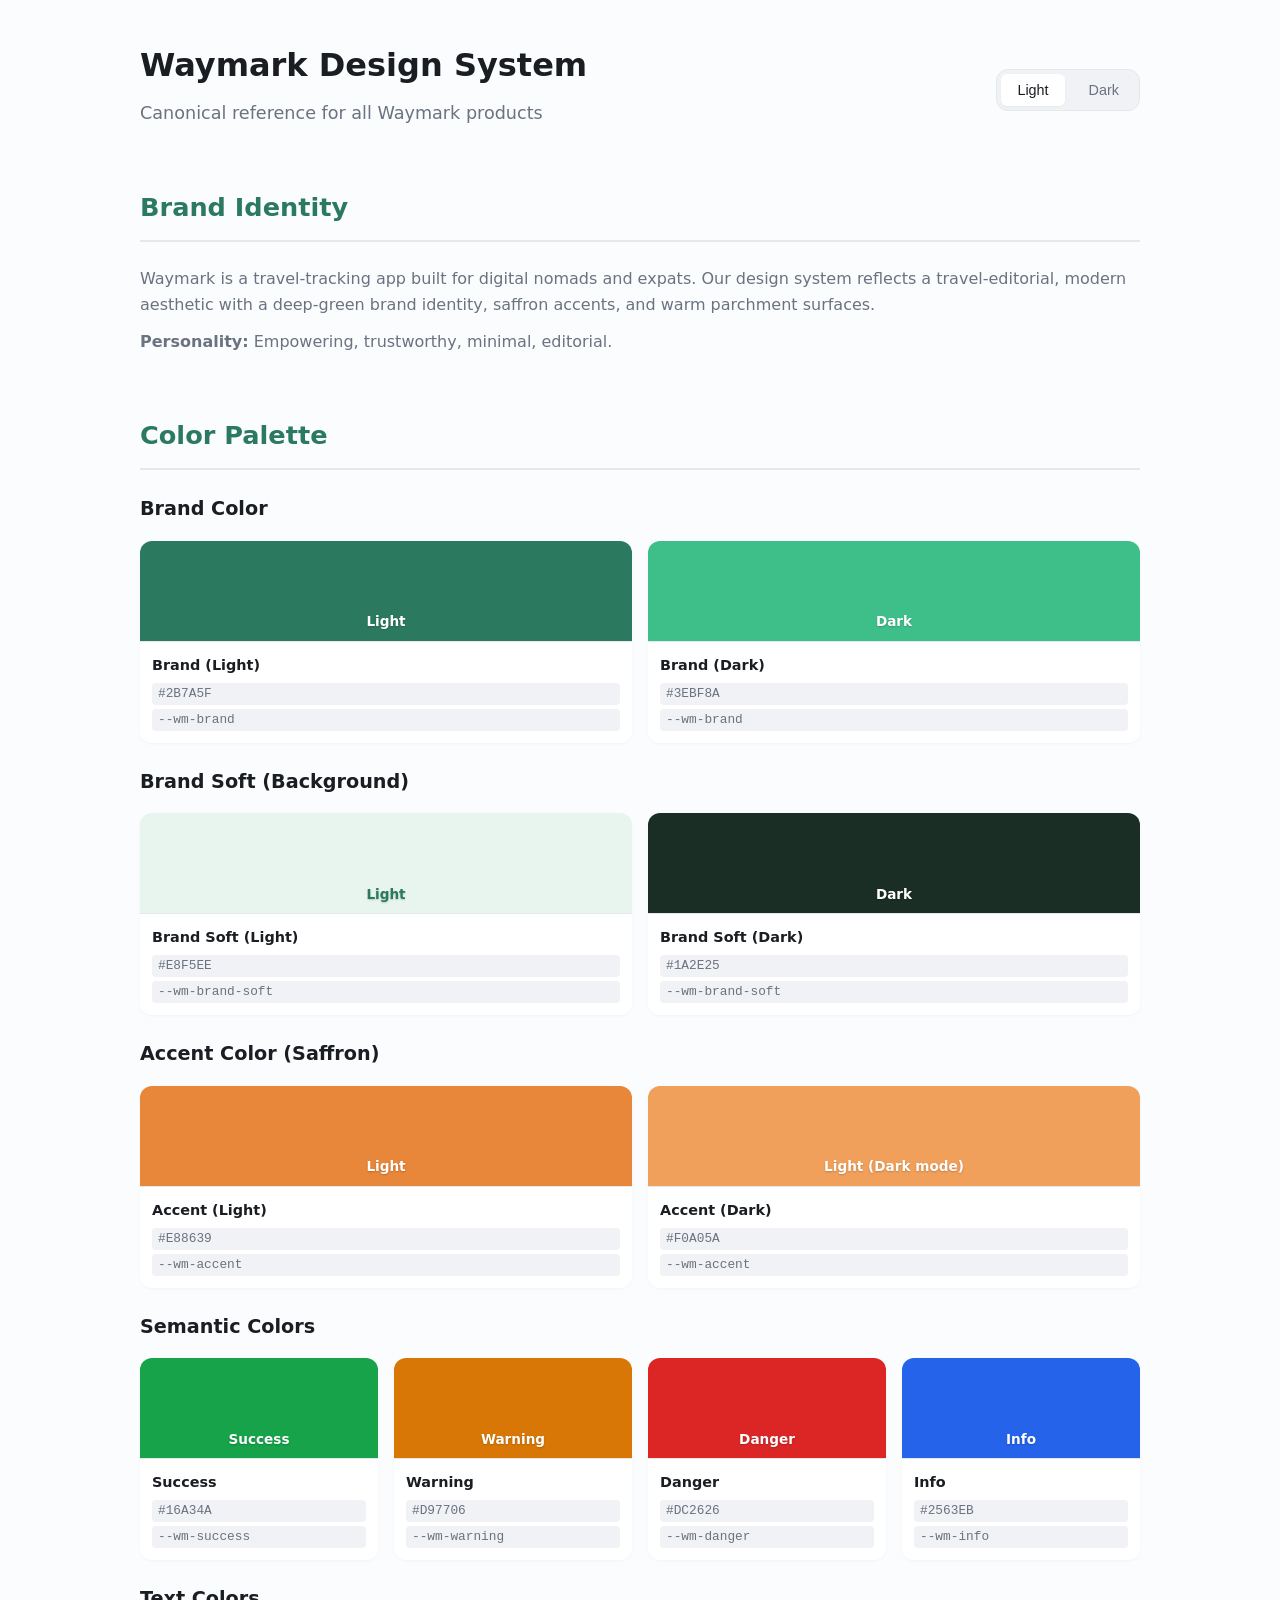
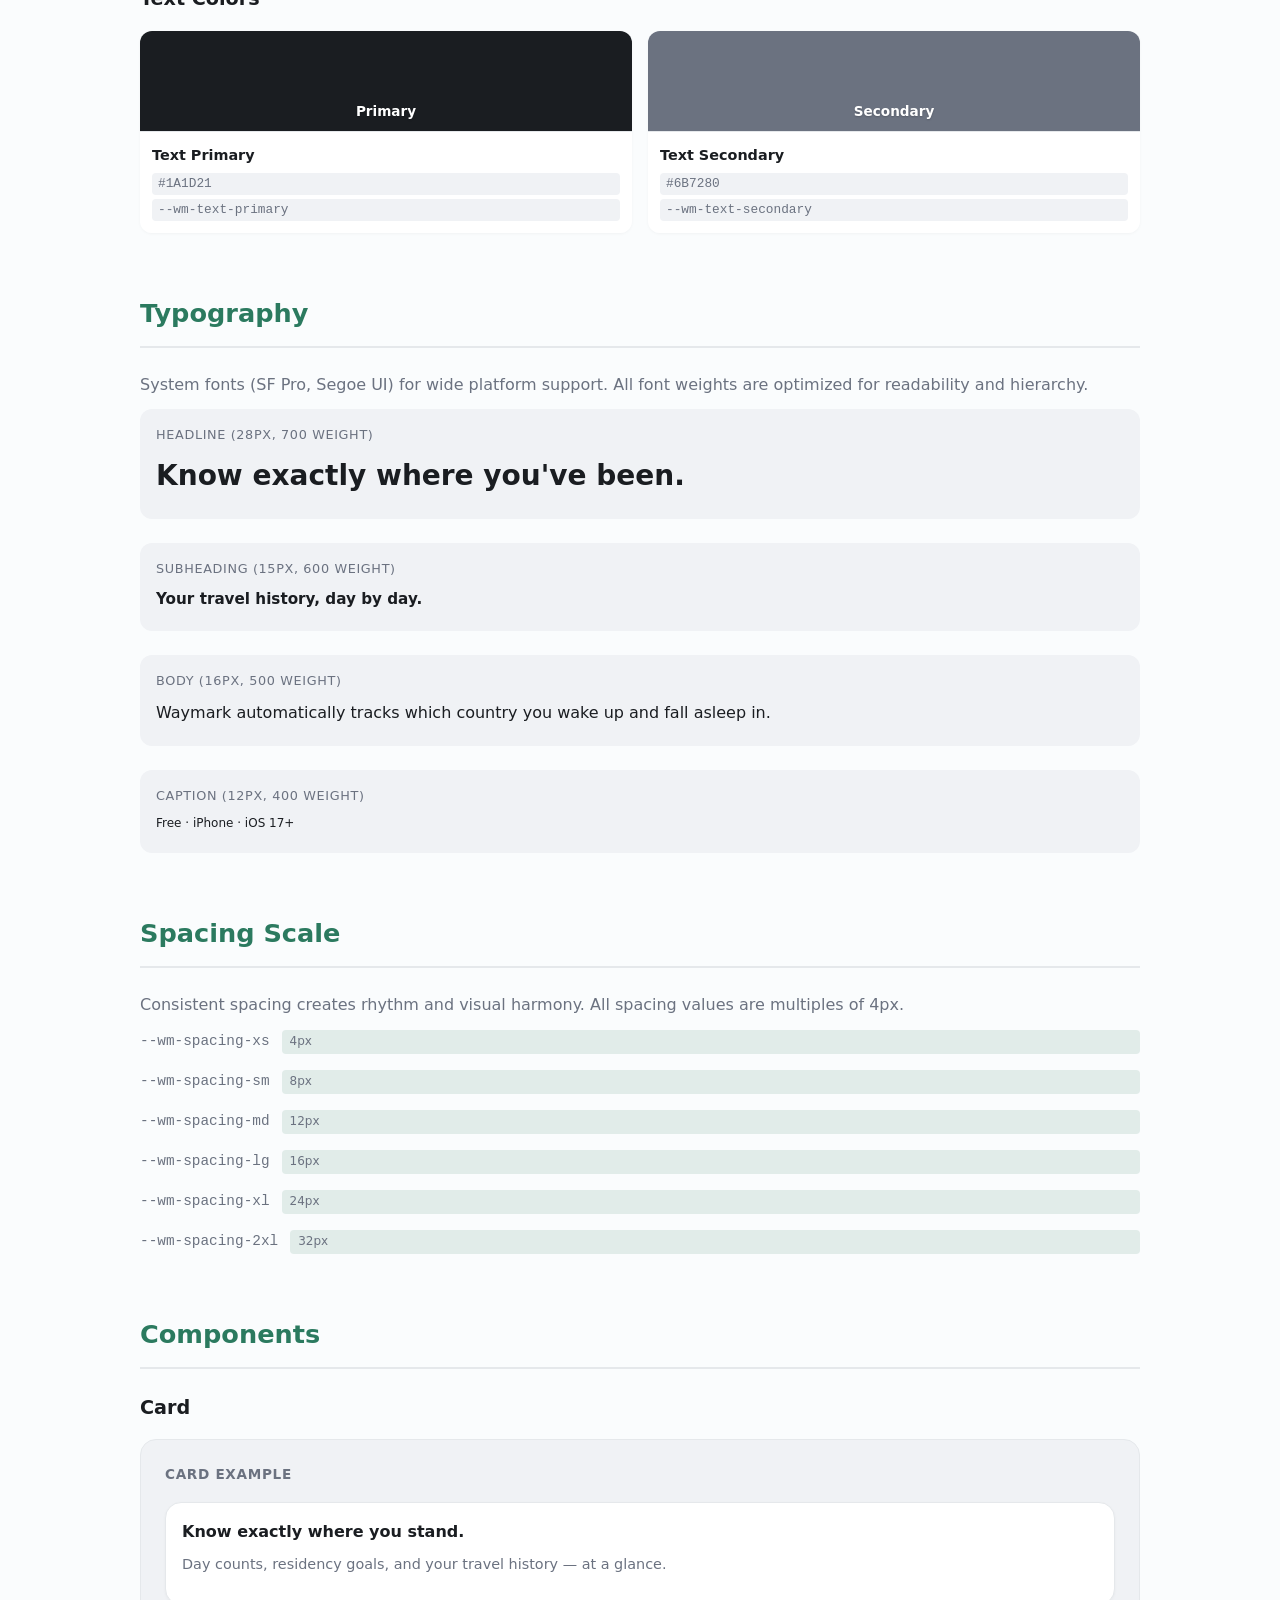
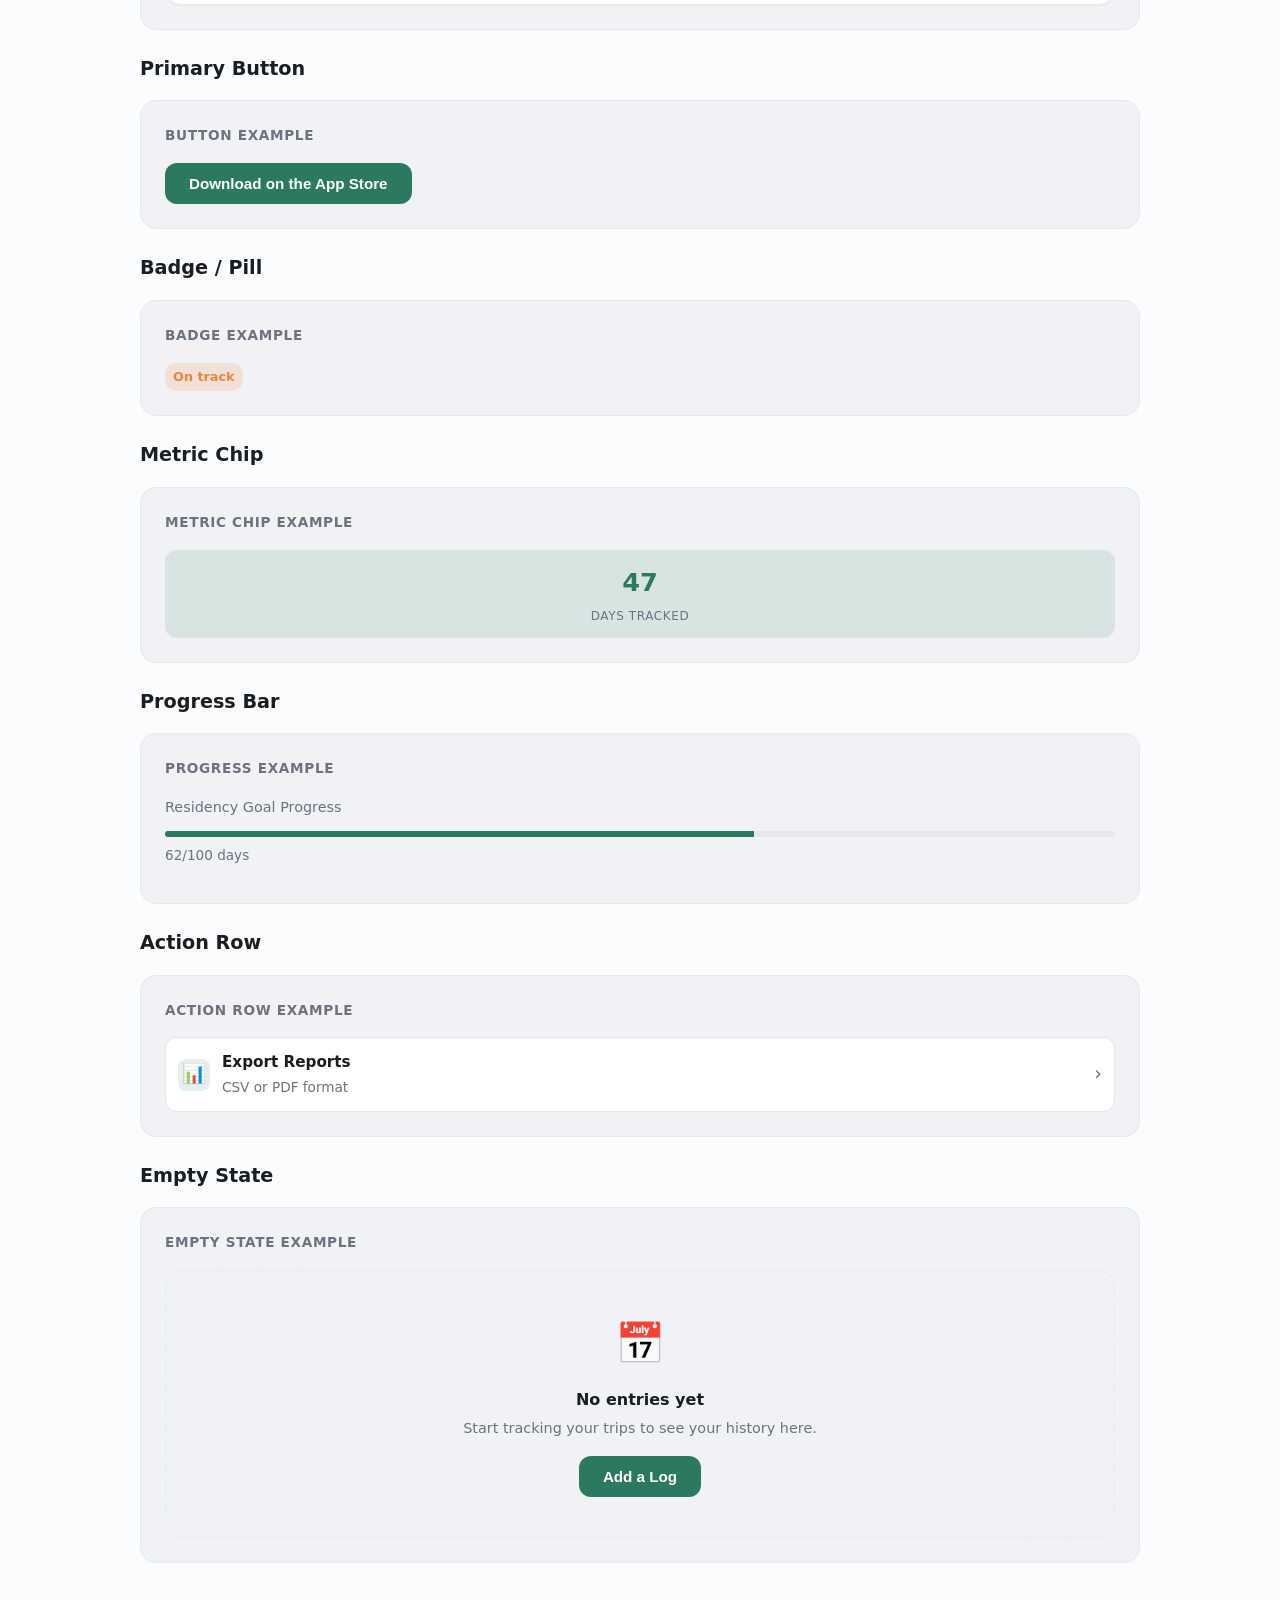
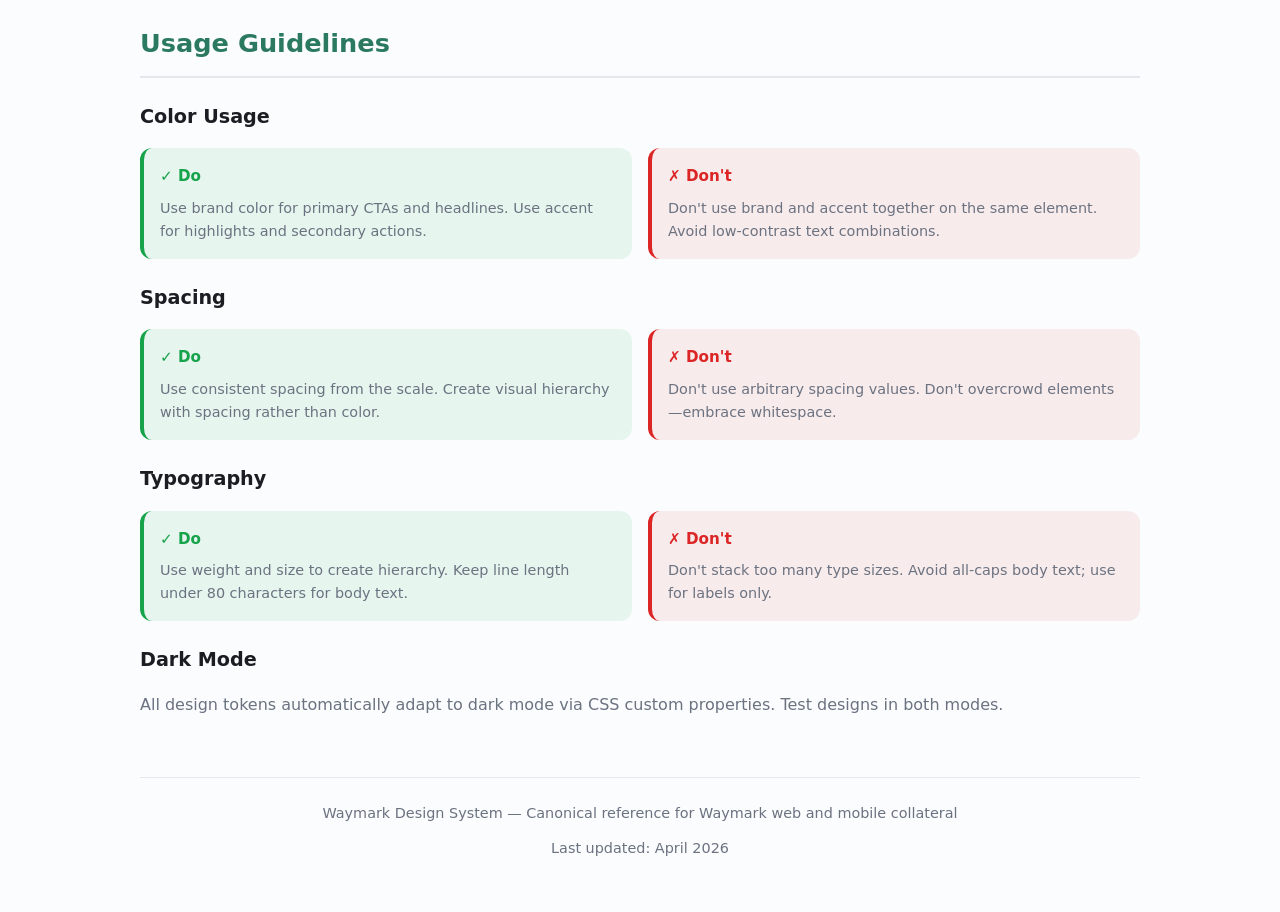
<file: design-system/index.html>
<!DOCTYPE html>
<html lang="en">
<head>
  <meta charset="UTF-8" />
  <meta name="viewport" content="width=device-width, initial-scale=1.0" />
  <title>Waymark Design System</title>
  <style>
    @import url('../waymark/_tokens.css');

    * { box-sizing: border-box; margin: 0; padding: 0; }

    body {
      font-family: system-ui, -apple-system, BlinkMacSystemFont, "Segoe UI", sans-serif;
      background: var(--wm-surface);
      color: var(--wm-text-primary);
      line-height: 1.6;
      padding: 40px 24px;
    }

    .container {
      max-width: 1000px;
      margin: 0 auto;
    }

    /* Header */
    header {
      margin-bottom: 48px;
      display: flex;
      justify-content: space-between;
      align-items: center;
      flex-wrap: wrap;
      gap: 20px;
    }

    h1 {
      font-size: 2rem;
      font-weight: 700;
      margin-bottom: 8px;
    }

    .tagline {
      font-size: 1.1rem;
      color: var(--wm-text-secondary);
    }

    /* Theme toggle */
    .theme-toggle {
      display: flex;
      gap: 8px;
      background: var(--wm-surface-grouped);
      border-radius: var(--wm-radius-md);
      padding: 4px;
      border: 1px solid var(--wm-border-subtle);
    }

    .theme-toggle button {
      padding: 8px 16px;
      border: none;
      background: transparent;
      color: var(--wm-text-secondary);
      cursor: pointer;
      border-radius: 6px;
      font-size: 0.9rem;
      font-weight: 500;
      transition: all 0.2s;
    }

    .theme-toggle button.active {
      background: var(--wm-surface-elevated);
      color: var(--wm-text-primary);
      box-shadow: 0 1px 3px rgba(0, 0, 0, 0.04);
    }

    /* Section */
    section {
      margin-bottom: 60px;
    }

    h2 {
      font-size: 1.6rem;
      font-weight: 700;
      margin-bottom: 24px;
      color: var(--wm-brand);
      padding-bottom: 12px;
      border-bottom: 2px solid var(--wm-border-subtle);
    }

    h3 {
      font-size: 1.2rem;
      font-weight: 600;
      margin-bottom: 16px;
      margin-top: 24px;
    }

    p {
      color: var(--wm-text-secondary);
      margin-bottom: 12px;
    }

    /* Color palette */
    .color-grid {
      display: grid;
      grid-template-columns: repeat(auto-fit, minmax(220px, 1fr));
      gap: 16px;
      margin-bottom: 24px;
    }

    .color-swatch {
      border-radius: var(--wm-radius-md);
      overflow: hidden;
      box-shadow: var(--wm-shadow-card);
    }

    .color-sample {
      height: 100px;
      display: flex;
      align-items: flex-end;
      justify-content: center;
      color: white;
      font-weight: 600;
      font-size: 0.85rem;
      padding: 8px;
      text-shadow: 0 1px 2px rgba(0, 0, 0, 0.2);
    }

    .color-info {
      background: var(--wm-surface-elevated);
      padding: 12px;
      border-top: 1px solid var(--wm-border-subtle);
    }

    .color-name {
      font-weight: 600;
      font-size: 0.9rem;
      margin-bottom: 6px;
    }

    .color-details {
      font-size: 0.8rem;
      color: var(--wm-text-secondary);
      line-height: 1.4;
    }

    .color-code {
      font-family: "SF Mono", Monaco, "Cascadia Code", monospace;
      background: var(--wm-surface-grouped);
      padding: 2px 6px;
      border-radius: 4px;
      display: block;
      margin-top: 4px;
    }

    /* Typography */
    .type-sample {
      margin-bottom: 24px;
      padding: 16px;
      background: var(--wm-surface-grouped);
      border-radius: var(--wm-radius-md);
    }

    .type-label {
      font-size: 0.8rem;
      color: var(--wm-text-secondary);
      text-transform: uppercase;
      letter-spacing: 0.05em;
      margin-bottom: 8px;
    }

    .type-example {
      font-size: 1rem;
      margin-bottom: 4px;
    }

    /* Spacing scale */
    .spacing-chart {
      display: flex;
      flex-direction: column;
      gap: 16px;
      margin-bottom: 24px;
    }

    .spacing-row {
      display: flex;
      align-items: center;
      gap: 12px;
    }

    .spacing-label {
      min-width: 120px;
      font-size: 0.9rem;
      color: var(--wm-text-secondary);
      font-family: "SF Mono", Monaco, "Cascadia Code", monospace;
    }

    .spacing-bar {
      background: var(--wm-brand-opacity-12);
      border-radius: 4px;
      height: 24px;
      flex: 1;
      display: flex;
      align-items: center;
      padding: 0 8px;
      font-size: 0.75rem;
      color: var(--wm-text-secondary);
    }

    /* Components */
    .component-grid {
      display: grid;
      grid-template-columns: repeat(auto-fit, minmax(300px, 1fr));
      gap: 24px;
      margin-bottom: 24px;
    }

    .component-box {
      background: var(--wm-surface-grouped);
      border-radius: var(--wm-radius-lg);
      padding: 24px;
      border: 1px solid var(--wm-border-subtle);
    }

    .component-title {
      font-size: 0.85rem;
      color: var(--wm-text-secondary);
      text-transform: uppercase;
      letter-spacing: 0.05em;
      margin-bottom: 16px;
      font-weight: 600;
    }

    /* Card component */
    .demo-card {
      background: var(--wm-surface-elevated);
      border-radius: var(--wm-radius-lg);
      padding: 16px;
      border: 1px solid var(--wm-border-subtle);
      box-shadow: var(--wm-shadow-card);
    }

    .demo-card h4 {
      font-size: 1rem;
      font-weight: 600;
      margin-bottom: 8px;
      color: var(--wm-text-primary);
    }

    .demo-card p {
      font-size: 0.9rem;
      color: var(--wm-text-secondary);
    }

    /* Button */
    .demo-button {
      background: var(--wm-brand);
      color: white;
      border: none;
      padding: 12px 24px;
      border-radius: var(--wm-radius-md);
      font-size: 0.95rem;
      font-weight: 600;
      cursor: pointer;
      transition: opacity 0.15s;
      display: inline-block;
    }

    .demo-button:hover {
      opacity: 0.88;
    }

    .demo-button:active {
      opacity: 0.75;
    }

    /* Badge */
    .demo-badge {
      display: inline-block;
      background: var(--wm-accent-opacity-16);
      color: var(--wm-accent);
      padding: 4px 8px;
      border-radius: 12px;
      font-size: 0.8rem;
      font-weight: 600;
    }

    /* Metric chip */
    .demo-metric {
      background: var(--wm-brand-opacity-12);
      border-radius: var(--wm-radius-md);
      padding: 12px;
      text-align: center;
    }

    .metric-value {
      font-size: 1.6rem;
      font-weight: 700;
      color: var(--wm-brand);
      font-family: system-ui, -apple-system, BlinkMacSystemFont;
    }

    .metric-label {
      font-size: 0.75rem;
      color: var(--wm-text-secondary);
      text-transform: uppercase;
      letter-spacing: 0.05em;
      margin-top: 4px;
    }

    /* Progress bar */
    .demo-progress {
      background: var(--wm-border-subtle);
      height: 6px;
      border-radius: 3px;
      overflow: hidden;
      margin-bottom: 8px;
    }

    .progress-fill {
      background: var(--wm-brand);
      height: 100%;
      width: 62%;
      transition: width 0.3s ease;
    }

    /* Action row */
    .demo-action-row {
      display: flex;
      align-items: center;
      gap: 12px;
      padding: 12px;
      background: var(--wm-surface-elevated);
      border-radius: var(--wm-radius-md);
      border: 1px solid var(--wm-border-subtle);
    }

    .action-icon {
      width: 32px;
      height: 32px;
      background: var(--wm-brand-opacity-12);
      border-radius: 8px;
      display: flex;
      align-items: center;
      justify-content: center;
      color: var(--wm-brand);
      font-size: 1.2rem;
    }

    .action-content {
      flex: 1;
    }

    .action-title {
      font-weight: 600;
      font-size: 0.95rem;
      margin-bottom: 2px;
    }

    .action-detail {
      font-size: 0.85rem;
      color: var(--wm-text-secondary);
    }

    .action-chevron {
      color: var(--wm-text-secondary);
      font-size: 1.2rem;
    }

    /* Empty state */
    .demo-empty {
      text-align: center;
      padding: 40px 24px;
      background: var(--wm-surface-grouped);
      border-radius: var(--wm-radius-lg);
      border: 1px dashed var(--wm-border-subtle);
    }

    .empty-icon {
      font-size: 2.5rem;
      margin-bottom: 12px;
      color: var(--wm-text-secondary);
    }

    .empty-title {
      font-weight: 600;
      margin-bottom: 4px;
    }

    .empty-message {
      font-size: 0.9rem;
      color: var(--wm-text-secondary);
      margin-bottom: 16px;
    }

    /* Guidelines */
    .do-dont {
      display: grid;
      grid-template-columns: 1fr 1fr;
      gap: 16px;
      margin-bottom: 24px;
    }

    .do, .dont {
      padding: 16px;
      border-radius: var(--wm-radius-md);
      border-left: 4px solid;
    }

    .do {
      background: rgba(22, 163, 74, 0.08);
      border-left-color: var(--wm-success);
    }

    .dont {
      background: rgba(220, 38, 38, 0.08);
      border-left-color: var(--wm-danger);
    }

    .do-title, .dont-title {
      font-weight: 600;
      margin-bottom: 8px;
      font-size: 0.95rem;
    }

    .do-title {
      color: var(--wm-success);
    }

    .dont-title {
      color: var(--wm-danger);
    }

    .do-content, .dont-content {
      font-size: 0.9rem;
      color: var(--wm-text-secondary);
    }

    /* Responsive */
    @media (max-width: 768px) {
      header {
        flex-direction: column;
        align-items: flex-start;
      }

      .do-dont {
        grid-template-columns: 1fr;
      }

      h1 {
        font-size: 1.5rem;
      }

      .color-grid {
        grid-template-columns: 1fr;
      }
    }

    /* Footer */
    footer {
      margin-top: 60px;
      padding-top: 24px;
      border-top: 1px solid var(--wm-border-subtle);
      color: var(--wm-text-secondary);
      font-size: 0.9rem;
      text-align: center;
    }
  </style>
</head>
<body>

<div class="container">

  <header>
    <div>
      <h1>Waymark Design System</h1>
      <p class="tagline">Canonical reference for all Waymark products</p>
    </div>
    <div class="theme-toggle">
      <button class="active" onclick="setTheme('light')">Light</button>
      <button onclick="setTheme('dark')">Dark</button>
    </div>
  </header>

  <!-- Brand Identity -->
  <section>
    <h2>Brand Identity</h2>
    <p>Waymark is a travel-tracking app built for digital nomads and expats. Our design system reflects a travel-editorial, modern aesthetic with a deep-green brand identity, saffron accents, and warm parchment surfaces.</p>
    <p><strong>Personality:</strong> Empowering, trustworthy, minimal, editorial.</p>
  </section>

  <!-- Color Palette -->
  <section>
    <h2>Color Palette</h2>

    <h3>Brand Color</h3>
    <div class="color-grid">
      <div class="color-swatch">
        <div class="color-sample" style="background: #2B7A5F;">Light</div>
        <div class="color-info">
          <div class="color-name">Brand (Light)</div>
          <div class="color-details">
            <span class="color-code">#2B7A5F</span>
            <span class="color-code">--wm-brand</span>
          </div>
        </div>
      </div>
      <div class="color-swatch">
        <div class="color-sample" style="background: #3EBF8A;">Dark</div>
        <div class="color-info">
          <div class="color-name">Brand (Dark)</div>
          <div class="color-details">
            <span class="color-code">#3EBF8A</span>
            <span class="color-code">--wm-brand</span>
          </div>
        </div>
      </div>
    </div>

    <h3>Brand Soft (Background)</h3>
    <div class="color-grid">
      <div class="color-swatch">
        <div class="color-sample" style="background: #E8F5EE; color: #2B7A5F;">Light</div>
        <div class="color-info">
          <div class="color-name">Brand Soft (Light)</div>
          <div class="color-details">
            <span class="color-code">#E8F5EE</span>
            <span class="color-code">--wm-brand-soft</span>
          </div>
        </div>
      </div>
      <div class="color-swatch">
        <div class="color-sample" style="background: #1A2E25;">Dark</div>
        <div class="color-info">
          <div class="color-name">Brand Soft (Dark)</div>
          <div class="color-details">
            <span class="color-code">#1A2E25</span>
            <span class="color-code">--wm-brand-soft</span>
          </div>
        </div>
      </div>
    </div>

    <h3>Accent Color (Saffron)</h3>
    <div class="color-grid">
      <div class="color-swatch">
        <div class="color-sample" style="background: #E88639;">Light</div>
        <div class="color-info">
          <div class="color-name">Accent (Light)</div>
          <div class="color-details">
            <span class="color-code">#E88639</span>
            <span class="color-code">--wm-accent</span>
          </div>
        </div>
      </div>
      <div class="color-swatch">
        <div class="color-sample" style="background: #F0A05A;">Light (Dark mode)</div>
        <div class="color-info">
          <div class="color-name">Accent (Dark)</div>
          <div class="color-details">
            <span class="color-code">#F0A05A</span>
            <span class="color-code">--wm-accent</span>
          </div>
        </div>
      </div>
    </div>

    <h3>Semantic Colors</h3>
    <div class="color-grid">
      <div class="color-swatch">
        <div class="color-sample" style="background: #16A34A;">Success</div>
        <div class="color-info">
          <div class="color-name">Success</div>
          <div class="color-details">
            <span class="color-code">#16A34A</span>
            <span class="color-code">--wm-success</span>
          </div>
        </div>
      </div>
      <div class="color-swatch">
        <div class="color-sample" style="background: #D97706;">Warning</div>
        <div class="color-info">
          <div class="color-name">Warning</div>
          <div class="color-details">
            <span class="color-code">#D97706</span>
            <span class="color-code">--wm-warning</span>
          </div>
        </div>
      </div>
      <div class="color-swatch">
        <div class="color-sample" style="background: #DC2626;">Danger</div>
        <div class="color-info">
          <div class="color-name">Danger</div>
          <div class="color-details">
            <span class="color-code">#DC2626</span>
            <span class="color-code">--wm-danger</span>
          </div>
        </div>
      </div>
      <div class="color-swatch">
        <div class="color-sample" style="background: #2563EB;">Info</div>
        <div class="color-info">
          <div class="color-name">Info</div>
          <div class="color-details">
            <span class="color-code">#2563EB</span>
            <span class="color-code">--wm-info</span>
          </div>
        </div>
      </div>
    </div>

    <h3>Text Colors</h3>
    <div class="color-grid">
      <div class="color-swatch">
        <div class="color-sample" style="background: #1A1D21;">Primary</div>
        <div class="color-info">
          <div class="color-name">Text Primary</div>
          <div class="color-details">
            <span class="color-code">#1A1D21</span>
            <span class="color-code">--wm-text-primary</span>
          </div>
        </div>
      </div>
      <div class="color-swatch">
        <div class="color-sample" style="background: #6B7280;">Secondary</div>
        <div class="color-info">
          <div class="color-name">Text Secondary</div>
          <div class="color-details">
            <span class="color-code">#6B7280</span>
            <span class="color-code">--wm-text-secondary</span>
          </div>
        </div>
      </div>
    </div>
  </section>

  <!-- Typography -->
  <section>
    <h2>Typography</h2>
    <p>System fonts (SF Pro, Segoe UI) for wide platform support. All font weights are optimized for readability and hierarchy.</p>

    <div class="type-sample">
      <div class="type-label">Headline (28px, 700 weight)</div>
      <div class="type-example" style="font-size: 1.75rem; font-weight: 700;">Know exactly where you've been.</div>
    </div>

    <div class="type-sample">
      <div class="type-label">Subheading (15px, 600 weight)</div>
      <div class="type-example" style="font-size: 0.95rem; font-weight: 600;">Your travel history, day by day.</div>
    </div>

    <div class="type-sample">
      <div class="type-label">Body (16px, 500 weight)</div>
      <div class="type-example" style="font-size: 1rem; font-weight: 500;">Waymark automatically tracks which country you wake up and fall asleep in.</div>
    </div>

    <div class="type-sample">
      <div class="type-label">Caption (12px, 400 weight)</div>
      <div class="type-example" style="font-size: 0.75rem; font-weight: 400;">Free · iPhone · iOS 17+</div>
    </div>
  </section>

  <!-- Spacing -->
  <section>
    <h2>Spacing Scale</h2>
    <p>Consistent spacing creates rhythm and visual harmony. All spacing values are multiples of 4px.</p>

    <div class="spacing-chart">
      <div class="spacing-row">
        <div class="spacing-label">--wm-spacing-xs</div>
        <div class="spacing-bar" style="width: 40px;">4px</div>
      </div>
      <div class="spacing-row">
        <div class="spacing-label">--wm-spacing-sm</div>
        <div class="spacing-bar" style="width: 80px;">8px</div>
      </div>
      <div class="spacing-row">
        <div class="spacing-label">--wm-spacing-md</div>
        <div class="spacing-bar" style="width: 120px;">12px</div>
      </div>
      <div class="spacing-row">
        <div class="spacing-label">--wm-spacing-lg</div>
        <div class="spacing-bar" style="width: 160px;">16px</div>
      </div>
      <div class="spacing-row">
        <div class="spacing-label">--wm-spacing-xl</div>
        <div class="spacing-bar" style="width: 240px;">24px</div>
      </div>
      <div class="spacing-row">
        <div class="spacing-label">--wm-spacing-2xl</div>
        <div class="spacing-bar" style="width: 320px;">32px</div>
      </div>
    </div>
  </section>

  <!-- Components -->
  <section>
    <h2>Components</h2>

    <h3>Card</h3>
    <div class="component-box">
      <div class="component-title">Card Example</div>
      <div class="demo-card">
        <h4>Know exactly where you stand.</h4>
        <p>Day counts, residency goals, and your travel history — at a glance.</p>
      </div>
    </div>

    <h3>Primary Button</h3>
    <div class="component-box">
      <div class="component-title">Button Example</div>
      <button class="demo-button">Download on the App Store</button>
    </div>

    <h3>Badge / Pill</h3>
    <div class="component-box">
      <div class="component-title">Badge Example</div>
      <span class="demo-badge">On track</span>
    </div>

    <h3>Metric Chip</h3>
    <div class="component-box">
      <div class="component-title">Metric Chip Example</div>
      <div class="demo-metric">
        <div class="metric-value">47</div>
        <div class="metric-label">Days Tracked</div>
      </div>
    </div>

    <h3>Progress Bar</h3>
    <div class="component-box">
      <div class="component-title">Progress Example</div>
      <p style="margin-bottom: 12px; font-size: 0.9rem;">Residency Goal Progress</p>
      <div class="demo-progress">
        <div class="progress-fill"></div>
      </div>
      <p style="font-size: 0.85rem;">62/100 days</p>
    </div>

    <h3>Action Row</h3>
    <div class="component-box">
      <div class="component-title">Action Row Example</div>
      <div class="demo-action-row">
        <div class="action-icon">📊</div>
        <div class="action-content">
          <div class="action-title">Export Reports</div>
          <div class="action-detail">CSV or PDF format</div>
        </div>
        <div class="action-chevron">›</div>
      </div>
    </div>

    <h3>Empty State</h3>
    <div class="component-box">
      <div class="component-title">Empty State Example</div>
      <div class="demo-empty">
        <div class="empty-icon">📅</div>
        <div class="empty-title">No entries yet</div>
        <div class="empty-message">Start tracking your trips to see your history here.</div>
        <button class="demo-button">Add a Log</button>
      </div>
    </div>
  </section>

  <!-- Usage Guidelines -->
  <section>
    <h2>Usage Guidelines</h2>

    <h3>Color Usage</h3>
    <div class="do-dont">
      <div class="do">
        <div class="do-title">✓ Do</div>
        <div class="do-content">Use brand color for primary CTAs and headlines. Use accent for highlights and secondary actions.</div>
      </div>
      <div class="dont">
        <div class="dont-title">✗ Don't</div>
        <div class="dont-content">Don't use brand and accent together on the same element. Avoid low-contrast text combinations.</div>
      </div>
    </div>

    <h3>Spacing</h3>
    <div class="do-dont">
      <div class="do">
        <div class="do-title">✓ Do</div>
        <div class="do-content">Use consistent spacing from the scale. Create visual hierarchy with spacing rather than color.</div>
      </div>
      <div class="dont">
        <div class="dont-title">✗ Don't</div>
        <div class="dont-content">Don't use arbitrary spacing values. Don't overcrowd elements—embrace whitespace.</div>
      </div>
    </div>

    <h3>Typography</h3>
    <div class="do-dont">
      <div class="do">
        <div class="do-title">✓ Do</div>
        <div class="do-content">Use weight and size to create hierarchy. Keep line length under 80 characters for body text.</div>
      </div>
      <div class="dont">
        <div class="dont-title">✗ Don't</div>
        <div class="dont-content">Don't stack too many type sizes. Avoid all-caps body text; use for labels only.</div>
      </div>
    </div>

    <h3>Dark Mode</h3>
    <p>All design tokens automatically adapt to dark mode via CSS custom properties. Test designs in both modes.</p>
  </section>

  <footer>
    <p>Waymark Design System — Canonical reference for Waymark web and mobile collateral</p>
    <p>Last updated: April 2026</p>
  </footer>

</div>

<script>
function setTheme(theme) {
  const html = document.documentElement;
  const buttons = document.querySelectorAll('.theme-toggle button');

  buttons.forEach(btn => btn.classList.remove('active'));
  event.target.classList.add('active');

  if (theme === 'dark') {
    html.style.colorScheme = 'dark';
    html.style.setProperty('--force-dark', '1');
    document.documentElement.setAttribute('data-theme', 'dark');
    localStorage.setItem('theme', 'dark');
    // Inject dark mode styles
    const style = document.createElement('style');
    style.textContent = '@media (prefers-color-scheme: dark) { :root { --force: 1; } }';
    document.head.appendChild(style);
  } else {
    html.style.colorScheme = 'light';
    html.style.removeProperty('--force-dark');
    document.documentElement.setAttribute('data-theme', 'light');
    localStorage.setItem('theme', 'light');
  }
}

// Load saved theme preference
const savedTheme = localStorage.getItem('theme') || 'light';
if (savedTheme === 'dark') {
  setTimeout(() => setTheme('dark'), 0);
}
</script>

</body>
</html>
</file>
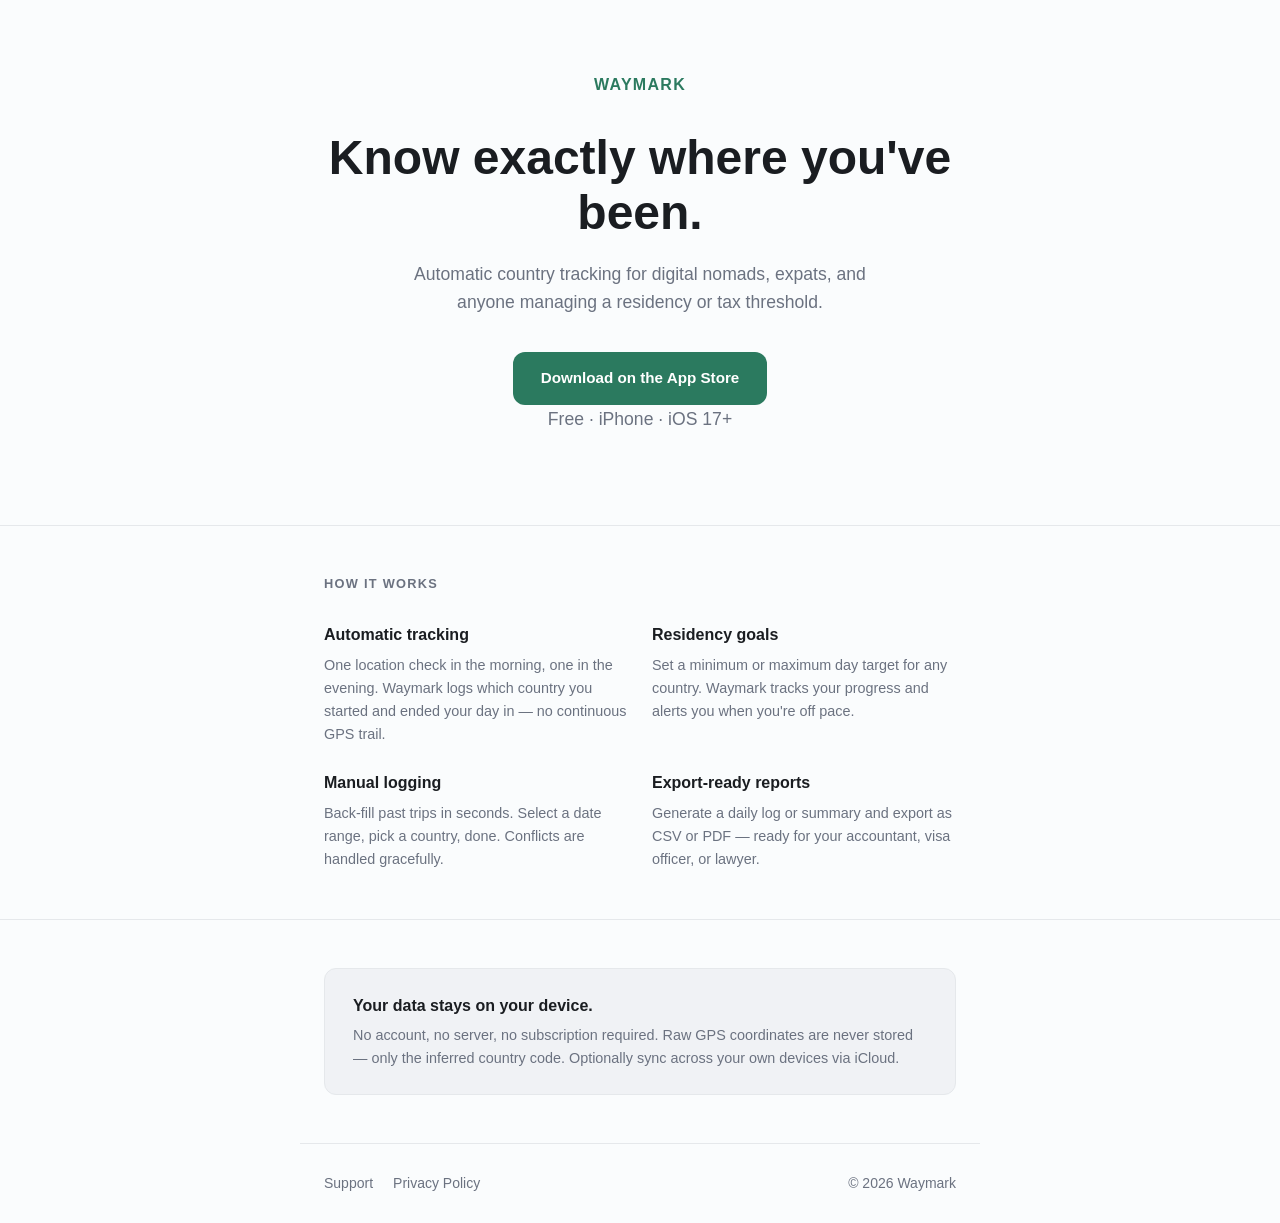
<file: waymark/index.html>
<!DOCTYPE html>
<html lang="en">
<head>
  <meta charset="UTF-8" />
  <meta name="viewport" content="width=device-width, initial-scale=1.0" />
  <title>Waymark — Track your country presence</title>
  <meta name="description" content="Waymark automatically tracks which country you wake up and fall asleep in. Built for digital nomads, expats, and anyone managing a residency or tax threshold." />
  <style>
    @import url('./_tokens.css');

    *, *::before, *::after { box-sizing: border-box; margin: 0; padding: 0; }
    body {
      font-family: -apple-system, BlinkMacSystemFont, "Segoe UI", sans-serif;
      background: var(--wm-surface);
      color: var(--wm-text-primary);
      line-height: 1.6;
    }

    /* Hero */
    .hero {
      max-width: 680px;
      margin: 0 auto;
      padding: 72px 24px 56px;
      text-align: center;
    }
    .wordmark {
      font-size: 1rem;
      font-weight: 700;
      letter-spacing: 0.08em;
      text-transform: uppercase;
      color: var(--wm-brand);
      margin-bottom: 32px;
    }
    .hero h1 {
      font-size: clamp(2rem, 6vw, 3rem);
      font-weight: 700;
      line-height: 1.15;
      color: var(--wm-text-primary);
      margin-bottom: 20px;
    }
    .hero p {
      font-size: 1.1rem;
      color: var(--wm-text-secondary);
      max-width: 480px;
      margin: 0 auto 36px;
    }
    .badge {
      display: inline-block;
      background: var(--wm-brand);
      color: white;
      font-size: 0.95rem;
      font-weight: 600;
      padding: 14px 28px;
      border-radius: var(--wm-radius-md);
      text-decoration: none;
      transition: opacity 0.15s;
    }
    .badge:hover { opacity: 0.88; }
    .badge-note {
      font-size: 0.8rem;
      color: var(--wm-text-secondary);
      margin-top: 10px;
    }

    hr { border: none; border-top: 1px solid var(--wm-border-subtle); }

    /* Features */
    .features {
      max-width: 680px;
      margin: 0 auto;
      padding: 48px 24px;
    }
    .features h2 {
      font-size: 0.8rem;
      font-weight: 700;
      letter-spacing: 0.1em;
      text-transform: uppercase;
      color: var(--wm-text-secondary);
      margin-bottom: 28px;
    }
    .feature-grid {
      display: grid;
      grid-template-columns: 1fr 1fr;
      gap: 24px;
    }
    @media (max-width: 480px) {
      .feature-grid { grid-template-columns: 1fr; }
    }
    .feature h3 {
      font-size: 1rem;
      font-weight: 600;
      color: var(--wm-text-primary);
      margin-bottom: 6px;
    }
    .feature p {
      font-size: 0.9rem;
      color: var(--wm-text-secondary);
    }

    /* Privacy callout */
    .privacy-callout {
      max-width: 680px;
      margin: 0 auto;
      padding: 0 24px 48px;
    }
    .privacy-callout-inner {
      background: var(--wm-surface-grouped);
      border-radius: var(--wm-radius-md);
      padding: 24px 28px;
      border: 1px solid var(--wm-border-subtle);
    }
    .privacy-callout h3 {
      font-size: 1rem;
      font-weight: 600;
      color: var(--wm-text-primary);
      margin-bottom: 6px;
    }
    .privacy-callout p {
      font-size: 0.9rem;
      color: var(--wm-text-secondary);
    }

    /* Footer */
    footer {
      border-top: 1px solid var(--wm-border-subtle);
      max-width: 680px;
      margin: 0 auto;
      padding: 28px 24px;
      display: flex;
      gap: 20px;
      flex-wrap: wrap;
    }
    footer a {
      font-size: 0.875rem;
      color: var(--wm-text-secondary);
      text-decoration: none;
    }
    footer a:hover { color: var(--wm-brand); }
    .footer-spacer { flex: 1; }
  </style>
</head>
<body>

<section class="hero">
  <div class="wordmark">Waymark</div>
  <h1>Know exactly where you've been.</h1>
  <p>Automatic country tracking for digital nomads, expats, and anyone managing a residency or tax threshold.</p>
  <a class="badge" href="https://apps.apple.com/app/waymark/REPLACE_WITH_APP_ID">Download on the App Store</a>
  <p class="badge-note">Free · iPhone · iOS 17+</p>
</section>

<hr>

<section class="features">
  <h2>How it works</h2>
  <div class="feature-grid">
    <div class="feature">
      <h3>Automatic tracking</h3>
      <p>One location check in the morning, one in the evening. Waymark logs which country you started and ended your day in — no continuous GPS trail.</p>
    </div>
    <div class="feature">
      <h3>Residency goals</h3>
      <p>Set a minimum or maximum day target for any country. Waymark tracks your progress and alerts you when you're off pace.</p>
    </div>
    <div class="feature">
      <h3>Manual logging</h3>
      <p>Back-fill past trips in seconds. Select a date range, pick a country, done. Conflicts are handled gracefully.</p>
    </div>
    <div class="feature">
      <h3>Export-ready reports</h3>
      <p>Generate a daily log or summary and export as CSV or PDF — ready for your accountant, visa officer, or lawyer.</p>
    </div>
  </div>
</section>

<hr>

<section class="privacy-callout">
  <div style="height: 48px;"></div>
  <div class="privacy-callout-inner">
    <h3>Your data stays on your device.</h3>
    <p>No account, no server, no subscription required. Raw GPS coordinates are never stored — only the inferred country code. Optionally sync across your own devices via iCloud.</p>
  </div>
</section>

<footer>
  <a href="/waymark/support.html">Support</a>
  <a href="/waymark/privacy-policy.html">Privacy Policy</a>
  <span class="footer-spacer"></span>
  <a href="#">&copy; 2026 Waymark</a>
</footer>

</body>
</html>
</file>
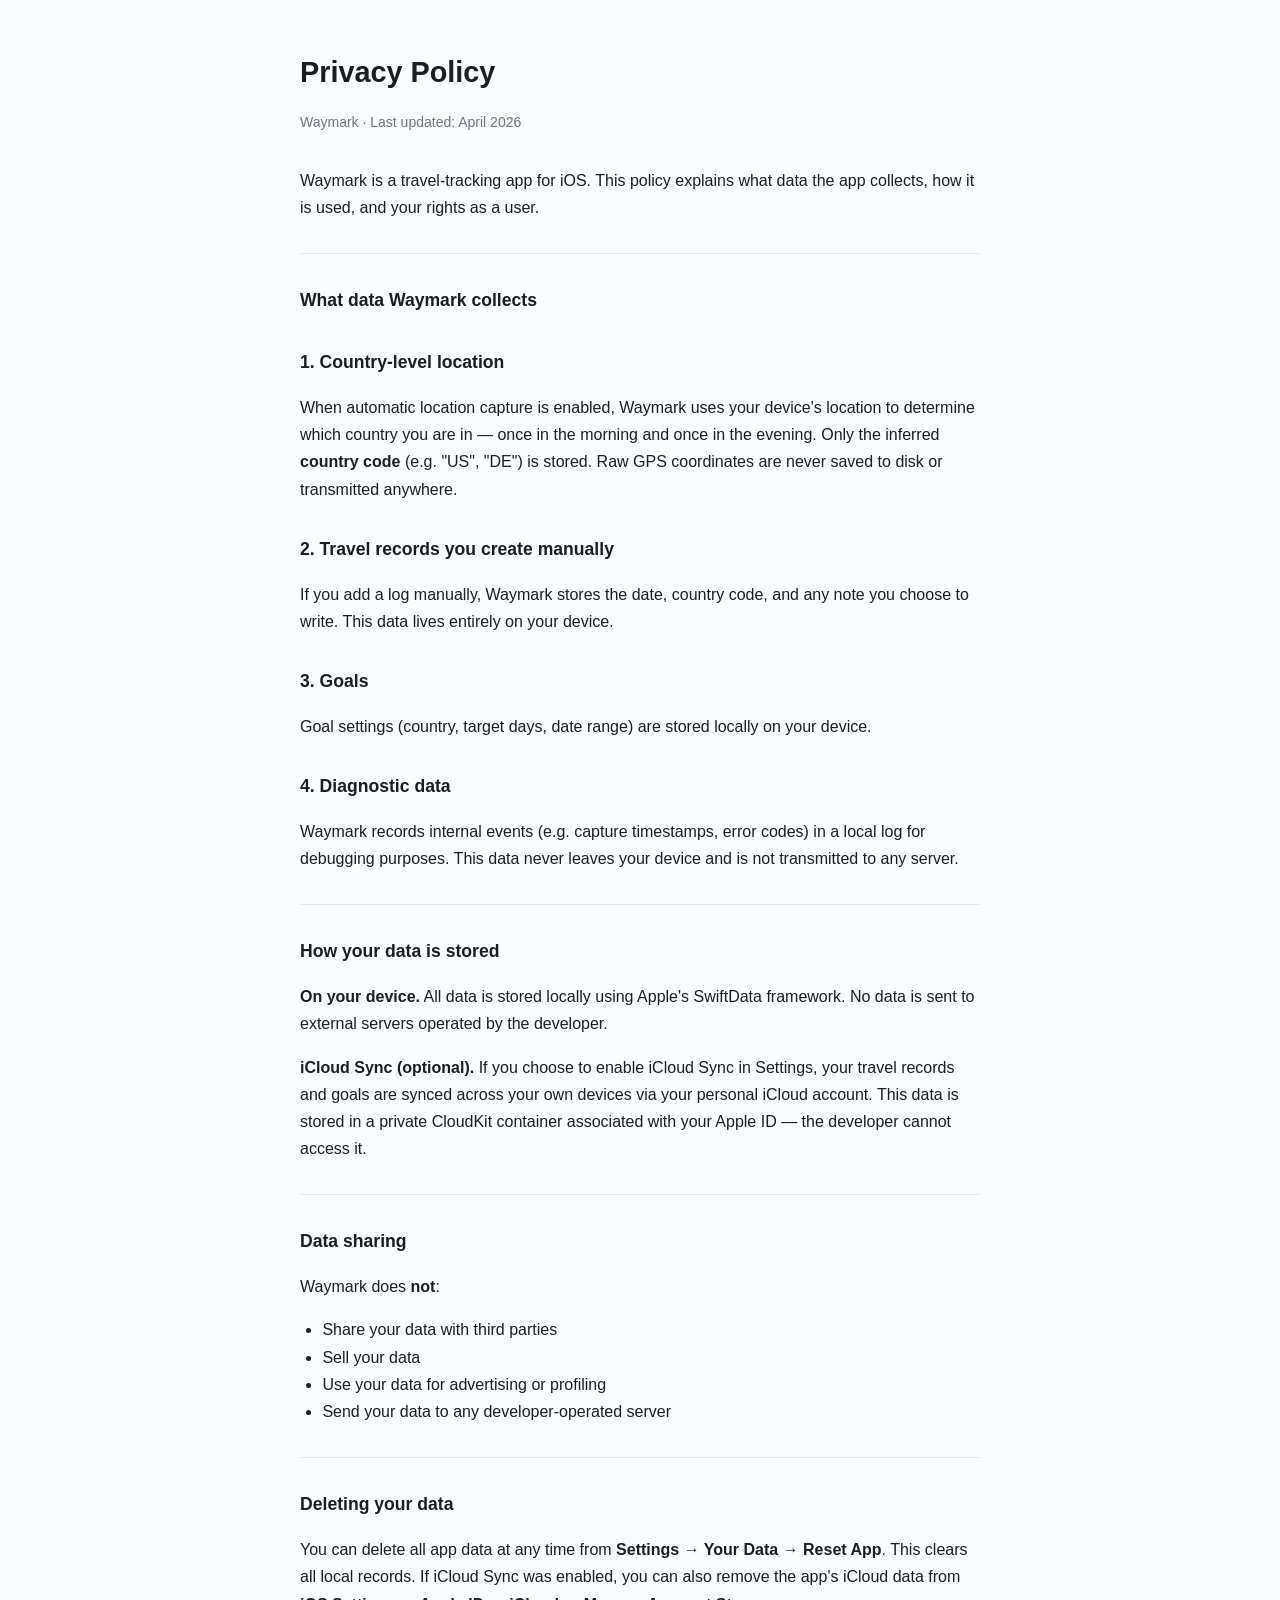
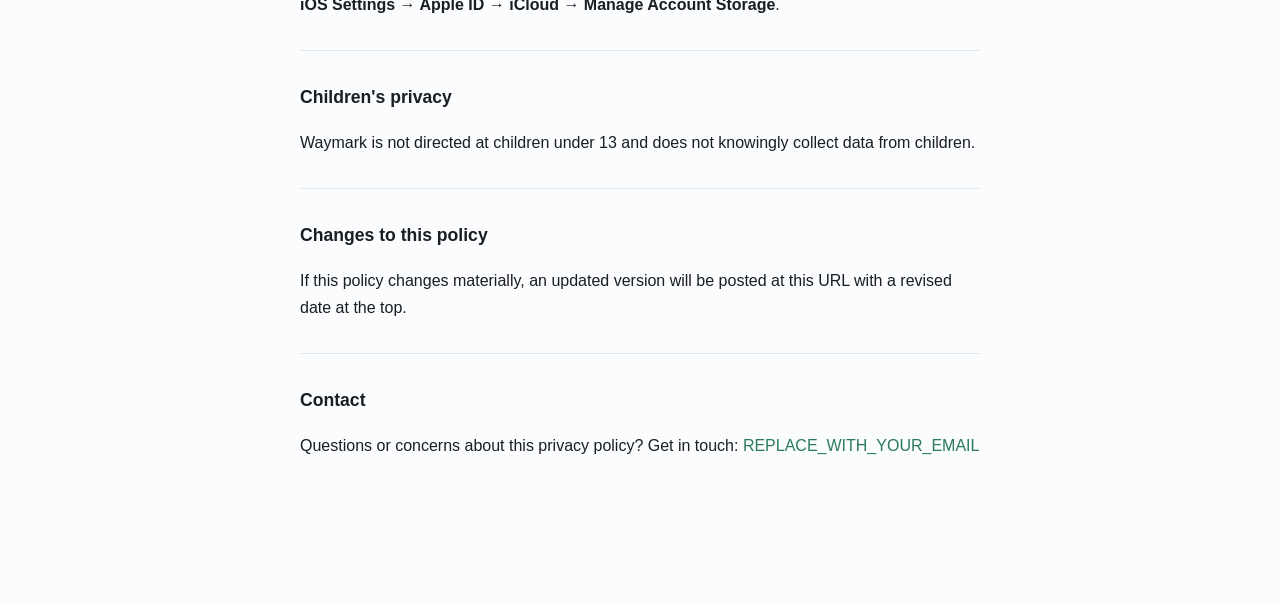
<file: privacy-policy.html>
<!DOCTYPE html>
<html lang="en">
<head>
  <meta charset="UTF-8" />
  <meta name="viewport" content="width=device-width, initial-scale=1.0" />
  <title>Waymark — Privacy Policy</title>
  <style>
    @import url('waymark/_tokens.css');

    body {
      font-family: -apple-system, BlinkMacSystemFont, "Segoe UI", sans-serif;
      max-width: 680px;
      margin: 48px auto;
      padding: 0 24px 80px;
      color: var(--wm-text-primary);
      line-height: 1.7;
      background: var(--wm-surface);
    }
    h1 { font-size: 1.8rem; font-weight: 700; margin-bottom: 4px; color: var(--wm-text-primary); }
    h2 { font-size: 1.1rem; font-weight: 600; margin-top: 2rem; color: var(--wm-text-primary); }
    p, li { font-size: 1rem; color: var(--wm-text-primary); }
    ul { padding-left: 1.4em; }
    a { color: var(--wm-brand); text-decoration: none; }
    a:hover { opacity: 0.8; }
    .meta { font-size: 0.875rem; color: var(--wm-text-secondary); margin-bottom: 2rem; }
    hr { border: none; border-top: 1px solid var(--wm-border-subtle); margin: 2rem 0; }
  </style>
</head>
<body>

<h1>Privacy Policy</h1>
<p class="meta">Waymark &middot; Last updated: April 2026</p>

<p>Waymark is a travel-tracking app for iOS. This policy explains what data the app collects, how it is used, and your rights as a user.</p>

<hr>

<h2>What data Waymark collects</h2>

<h2>1. Country-level location</h2>
<p>When automatic location capture is enabled, Waymark uses your device's location to determine which country you are in — once in the morning and once in the evening. Only the inferred <strong>country code</strong> (e.g. "US", "DE") is stored. Raw GPS coordinates are never saved to disk or transmitted anywhere.</p>

<h2>2. Travel records you create manually</h2>
<p>If you add a log manually, Waymark stores the date, country code, and any note you choose to write. This data lives entirely on your device.</p>

<h2>3. Goals</h2>
<p>Goal settings (country, target days, date range) are stored locally on your device.</p>

<h2>4. Diagnostic data</h2>
<p>Waymark records internal events (e.g. capture timestamps, error codes) in a local log for debugging purposes. This data never leaves your device and is not transmitted to any server.</p>

<hr>

<h2>How your data is stored</h2>

<p><strong>On your device.</strong> All data is stored locally using Apple's SwiftData framework. No data is sent to external servers operated by the developer.</p>

<p><strong>iCloud Sync (optional).</strong> If you choose to enable iCloud Sync in Settings, your travel records and goals are synced across your own devices via your personal iCloud account. This data is stored in a private CloudKit container associated with your Apple ID — the developer cannot access it.</p>

<hr>

<h2>Data sharing</h2>

<p>Waymark does <strong>not</strong>:</p>
<ul>
  <li>Share your data with third parties</li>
  <li>Sell your data</li>
  <li>Use your data for advertising or profiling</li>
  <li>Send your data to any developer-operated server</li>
</ul>

<hr>

<h2>Deleting your data</h2>

<p>You can delete all app data at any time from <strong>Settings → Your Data → Reset App</strong>. This clears all local records. If iCloud Sync was enabled, you can also remove the app's iCloud data from <strong>iOS Settings → Apple ID → iCloud → Manage Account Storage</strong>.</p>

<hr>

<h2>Children's privacy</h2>

<p>Waymark is not directed at children under 13 and does not knowingly collect data from children.</p>

<hr>

<h2>Changes to this policy</h2>

<p>If this policy changes materially, an updated version will be posted at this URL with a revised date at the top.</p>

<hr>

<h2>Contact</h2>

<p>Questions or concerns about this privacy policy? Get in touch: <a href="mailto:REPLACE_WITH_YOUR_EMAIL">REPLACE_WITH_YOUR_EMAIL</a></p>

</body>
</html>
</file>
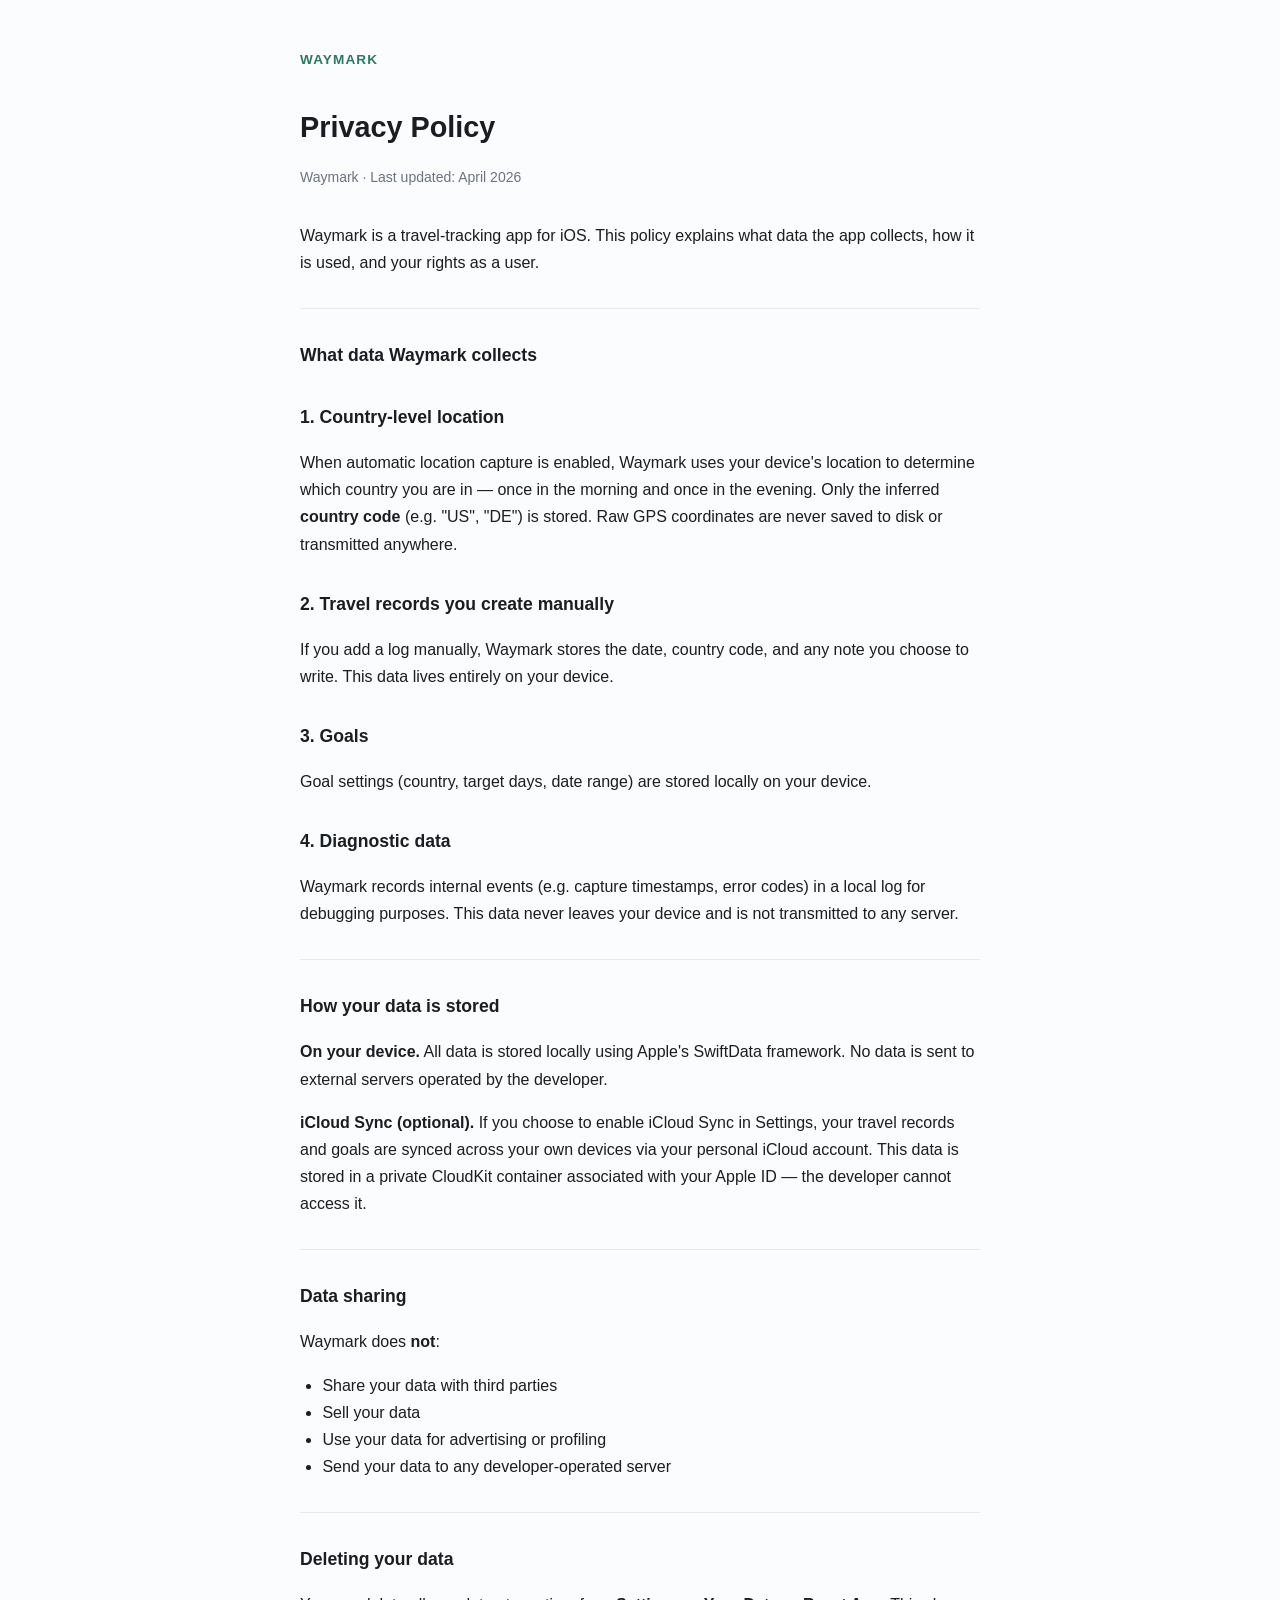
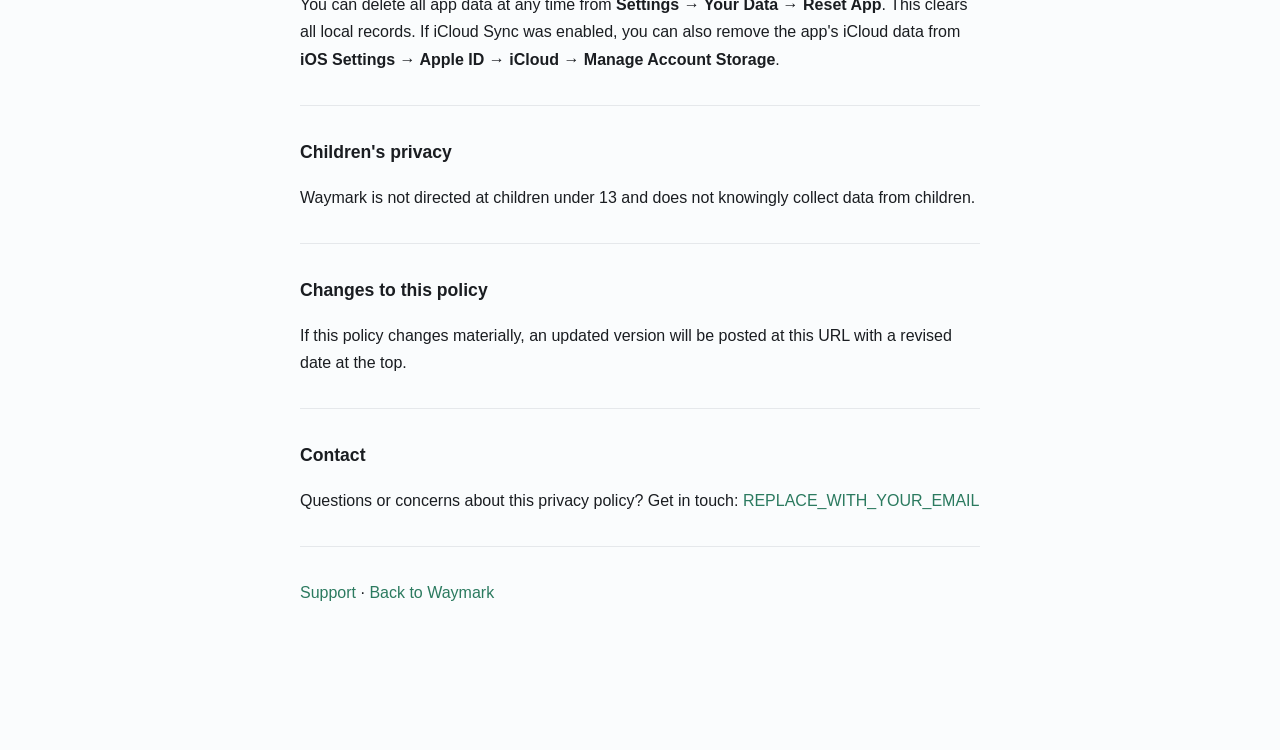
<file: waymark/privacy-policy.html>
<!DOCTYPE html>
<html lang="en">
<head>
  <meta charset="UTF-8" />
  <meta name="viewport" content="width=device-width, initial-scale=1.0" />
  <title>Waymark — Privacy Policy</title>
  <style>
    @import url('./_tokens.css');

    body {
      font-family: -apple-system, BlinkMacSystemFont, "Segoe UI", sans-serif;
      max-width: 680px;
      margin: 48px auto;
      padding: 0 24px 80px;
      color: var(--wm-text-primary);
      line-height: 1.7;
      background: var(--wm-surface);
    }
    .wordmark {
      font-size: 0.85rem;
      font-weight: 700;
      letter-spacing: 0.08em;
      text-transform: uppercase;
      color: var(--wm-brand);
      margin-bottom: 32px;
      display: block;
      text-decoration: none;
    }
    h1 { font-size: 1.8rem; font-weight: 700; margin-bottom: 4px; color: var(--wm-text-primary); }
    h2 { font-size: 1.1rem; font-weight: 600; margin-top: 2rem; color: var(--wm-text-primary); }
    p, li { font-size: 1rem; color: var(--wm-text-primary); }
    ul { padding-left: 1.4em; }
    a { color: var(--wm-brand); text-decoration: none; }
    a:hover { opacity: 0.8; }
    .meta { font-size: 0.875rem; color: var(--wm-text-secondary); margin-bottom: 2rem; }
    hr { border: none; border-top: 1px solid var(--wm-border-subtle); margin: 2rem 0; }
  </style>
</head>
<body>

<a class="wordmark" href="/waymark/">Waymark</a>

<h1>Privacy Policy</h1>
<p class="meta">Waymark &middot; Last updated: April 2026</p>

<p>Waymark is a travel-tracking app for iOS. This policy explains what data the app collects, how it is used, and your rights as a user.</p>

<hr>

<h2>What data Waymark collects</h2>

<h2>1. Country-level location</h2>
<p>When automatic location capture is enabled, Waymark uses your device's location to determine which country you are in — once in the morning and once in the evening. Only the inferred <strong>country code</strong> (e.g. "US", "DE") is stored. Raw GPS coordinates are never saved to disk or transmitted anywhere.</p>

<h2>2. Travel records you create manually</h2>
<p>If you add a log manually, Waymark stores the date, country code, and any note you choose to write. This data lives entirely on your device.</p>

<h2>3. Goals</h2>
<p>Goal settings (country, target days, date range) are stored locally on your device.</p>

<h2>4. Diagnostic data</h2>
<p>Waymark records internal events (e.g. capture timestamps, error codes) in a local log for debugging purposes. This data never leaves your device and is not transmitted to any server.</p>

<hr>

<h2>How your data is stored</h2>

<p><strong>On your device.</strong> All data is stored locally using Apple's SwiftData framework. No data is sent to external servers operated by the developer.</p>

<p><strong>iCloud Sync (optional).</strong> If you choose to enable iCloud Sync in Settings, your travel records and goals are synced across your own devices via your personal iCloud account. This data is stored in a private CloudKit container associated with your Apple ID — the developer cannot access it.</p>

<hr>

<h2>Data sharing</h2>

<p>Waymark does <strong>not</strong>:</p>
<ul>
  <li>Share your data with third parties</li>
  <li>Sell your data</li>
  <li>Use your data for advertising or profiling</li>
  <li>Send your data to any developer-operated server</li>
</ul>

<hr>

<h2>Deleting your data</h2>

<p>You can delete all app data at any time from <strong>Settings → Your Data → Reset App</strong>. This clears all local records. If iCloud Sync was enabled, you can also remove the app's iCloud data from <strong>iOS Settings → Apple ID → iCloud → Manage Account Storage</strong>.</p>

<hr>

<h2>Children's privacy</h2>

<p>Waymark is not directed at children under 13 and does not knowingly collect data from children.</p>

<hr>

<h2>Changes to this policy</h2>

<p>If this policy changes materially, an updated version will be posted at this URL with a revised date at the top.</p>

<hr>

<h2>Contact</h2>

<p>Questions or concerns about this privacy policy? Get in touch: <a href="mailto:REPLACE_WITH_YOUR_EMAIL">REPLACE_WITH_YOUR_EMAIL</a></p>

<hr>

<p><a href="/waymark/support.html">Support</a> &middot; <a href="/waymark/">Back to Waymark</a></p>

</body>
</html>
</file>
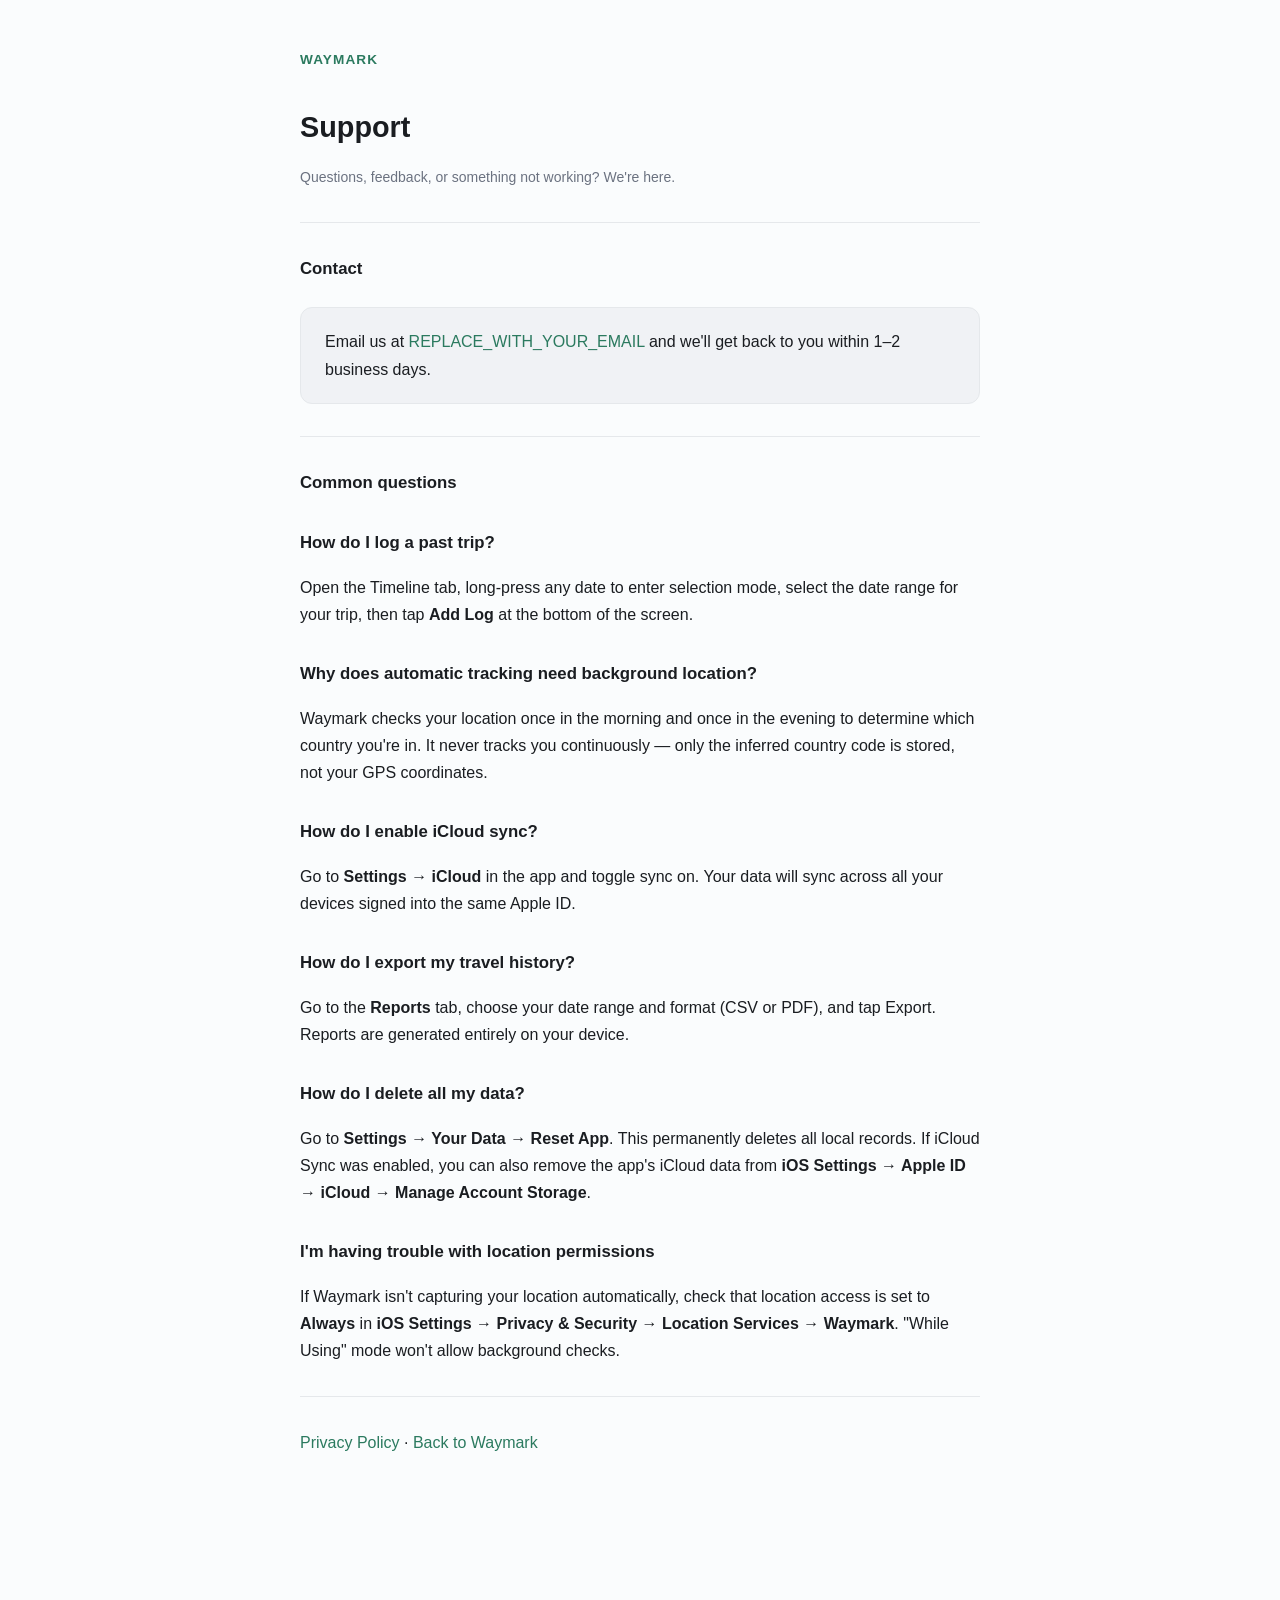
<file: waymark/support.html>
<!DOCTYPE html>
<html lang="en">
<head>
  <meta charset="UTF-8" />
  <meta name="viewport" content="width=device-width, initial-scale=1.0" />
  <title>Waymark — Support</title>
  <style>
    @import url('./_tokens.css');

    body {
      font-family: -apple-system, BlinkMacSystemFont, "Segoe UI", sans-serif;
      max-width: 680px;
      margin: 48px auto;
      padding: 0 24px 80px;
      color: var(--wm-text-primary);
      line-height: 1.7;
      background: var(--wm-surface);
    }
    .wordmark {
      font-size: 0.85rem;
      font-weight: 700;
      letter-spacing: 0.08em;
      text-transform: uppercase;
      color: var(--wm-brand);
      margin-bottom: 32px;
      display: block;
      text-decoration: none;
    }
    h1 { font-size: 1.8rem; font-weight: 700; margin-bottom: 4px; color: var(--wm-text-primary); }
    h2 { font-size: 1.05rem; font-weight: 600; margin-top: 2rem; color: var(--wm-text-primary); }
    p, li { font-size: 1rem; color: var(--wm-text-primary); }
    ul { padding-left: 1.4em; }
    a { color: var(--wm-brand); text-decoration: none; }
    a:hover { opacity: 0.8; }
    .meta { font-size: 0.875rem; color: var(--wm-text-secondary); margin-bottom: 2rem; }
    hr { border: none; border-top: 1px solid var(--wm-border-subtle); margin: 2rem 0; }
    .contact-box {
      background: var(--wm-surface-grouped);
      border-radius: var(--wm-radius-md);
      border: 1px solid var(--wm-border-subtle);
      padding: 20px 24px;
      margin-top: 1.5rem;
    }
    .contact-box p { margin: 0; }
  </style>
</head>
<body>

<a class="wordmark" href="/waymark/">Waymark</a>

<h1>Support</h1>
<p class="meta">Questions, feedback, or something not working? We're here.</p>

<hr>

<h2>Contact</h2>
<div class="contact-box">
  <p>Email us at <a href="mailto:REPLACE_WITH_YOUR_EMAIL">REPLACE_WITH_YOUR_EMAIL</a> and we'll get back to you within 1–2 business days.</p>
</div>

<hr>

<h2>Common questions</h2>

<h2>How do I log a past trip?</h2>
<p>Open the Timeline tab, long-press any date to enter selection mode, select the date range for your trip, then tap <strong>Add Log</strong> at the bottom of the screen.</p>

<h2>Why does automatic tracking need background location?</h2>
<p>Waymark checks your location once in the morning and once in the evening to determine which country you're in. It never tracks you continuously — only the inferred country code is stored, not your GPS coordinates.</p>

<h2>How do I enable iCloud sync?</h2>
<p>Go to <strong>Settings → iCloud</strong> in the app and toggle sync on. Your data will sync across all your devices signed into the same Apple ID.</p>

<h2>How do I export my travel history?</h2>
<p>Go to the <strong>Reports</strong> tab, choose your date range and format (CSV or PDF), and tap Export. Reports are generated entirely on your device.</p>

<h2>How do I delete all my data?</h2>
<p>Go to <strong>Settings → Your Data → Reset App</strong>. This permanently deletes all local records. If iCloud Sync was enabled, you can also remove the app's iCloud data from <strong>iOS Settings → Apple ID → iCloud → Manage Account Storage</strong>.</p>

<h2>I'm having trouble with location permissions</h2>
<p>If Waymark isn't capturing your location automatically, check that location access is set to <strong>Always</strong> in <strong>iOS Settings → Privacy &amp; Security → Location Services → Waymark</strong>. "While Using" mode won't allow background checks.</p>

<hr>

<p><a href="/waymark/privacy-policy.html">Privacy Policy</a> &middot; <a href="/waymark/">Back to Waymark</a></p>

</body>
</html>
</file>
